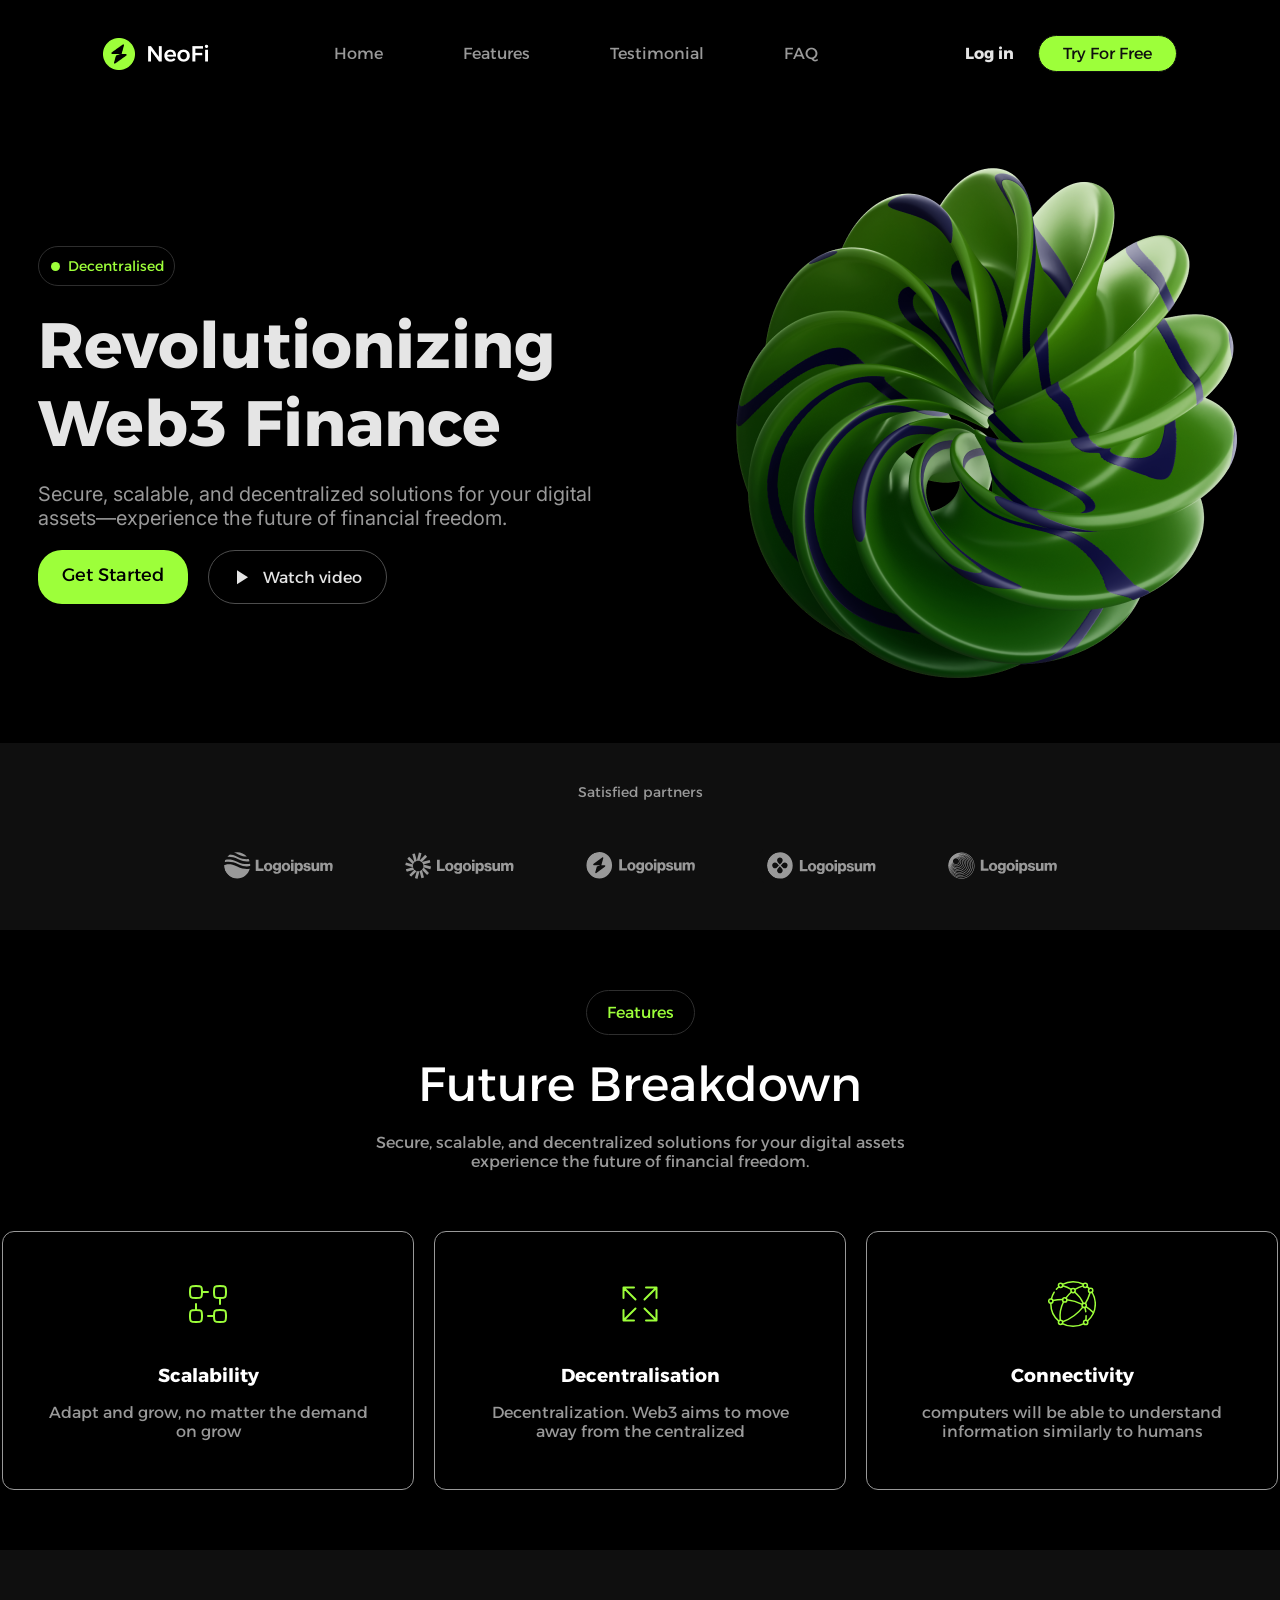
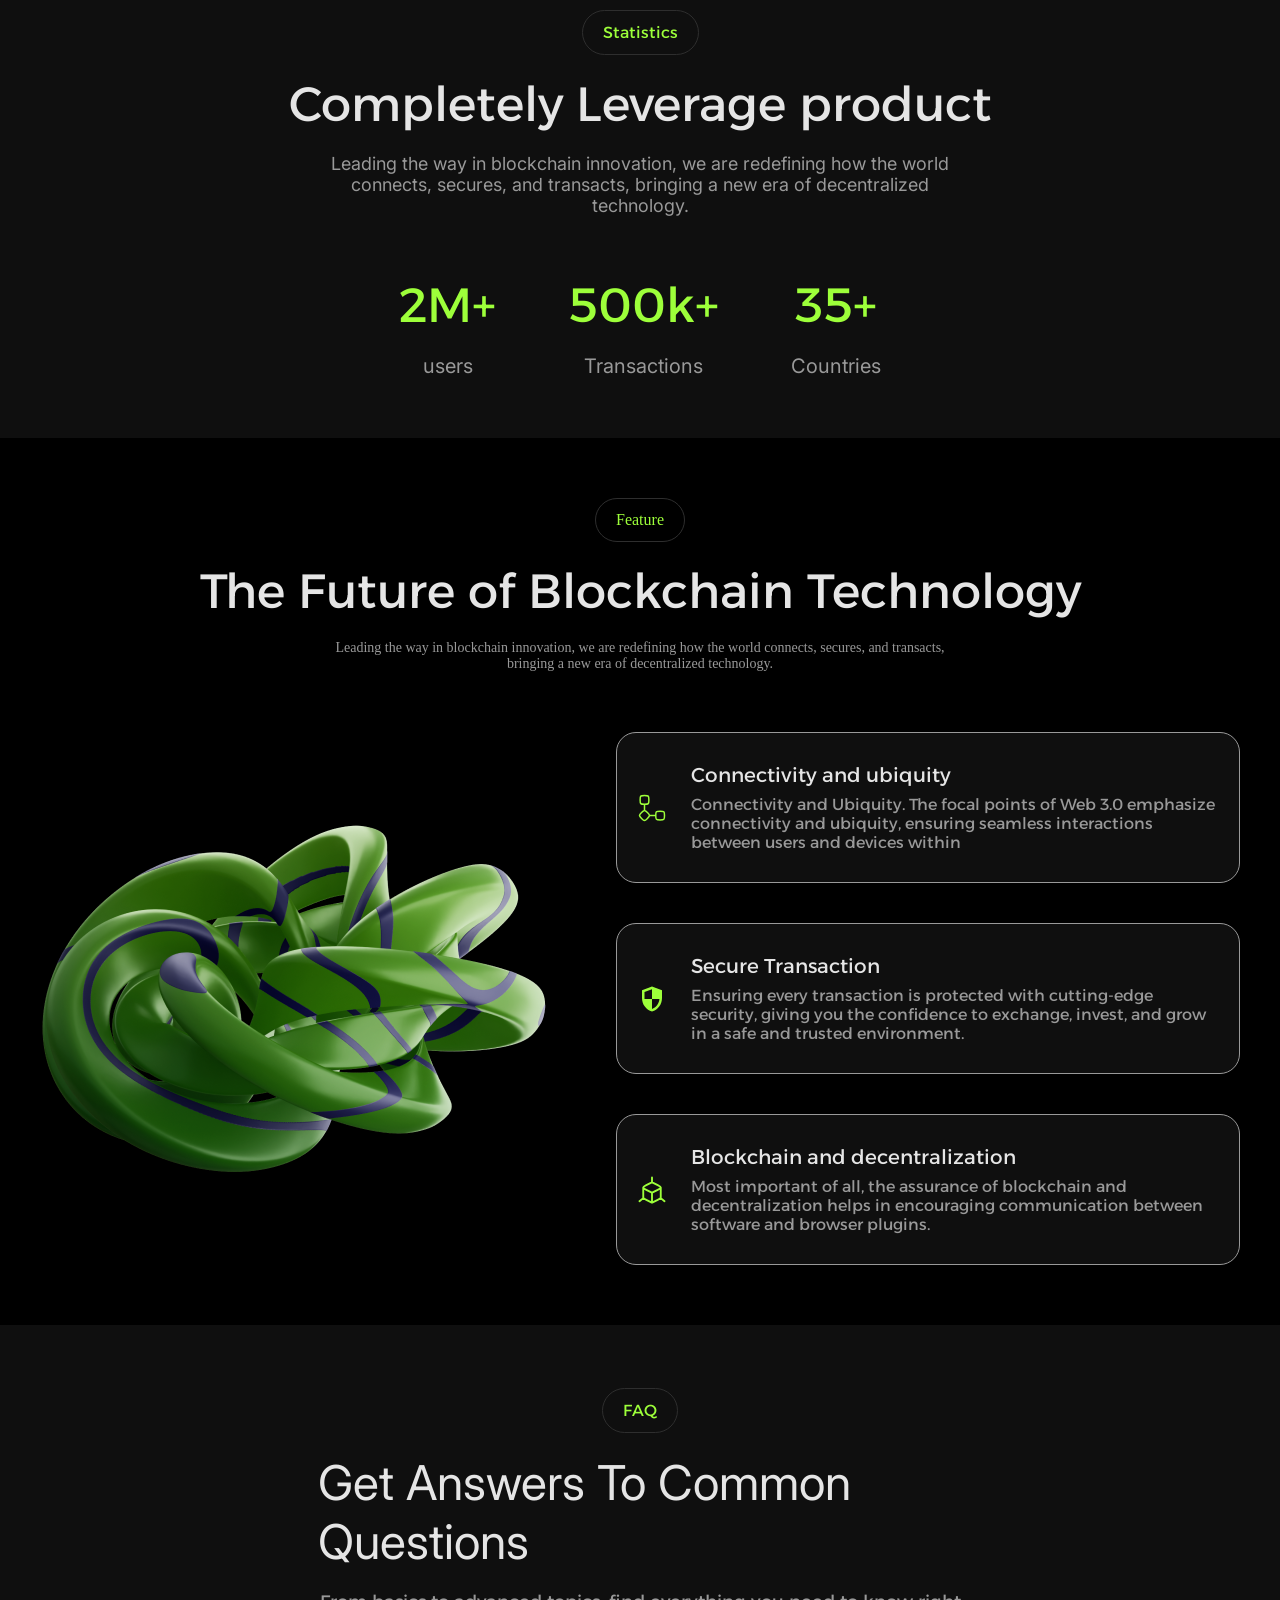
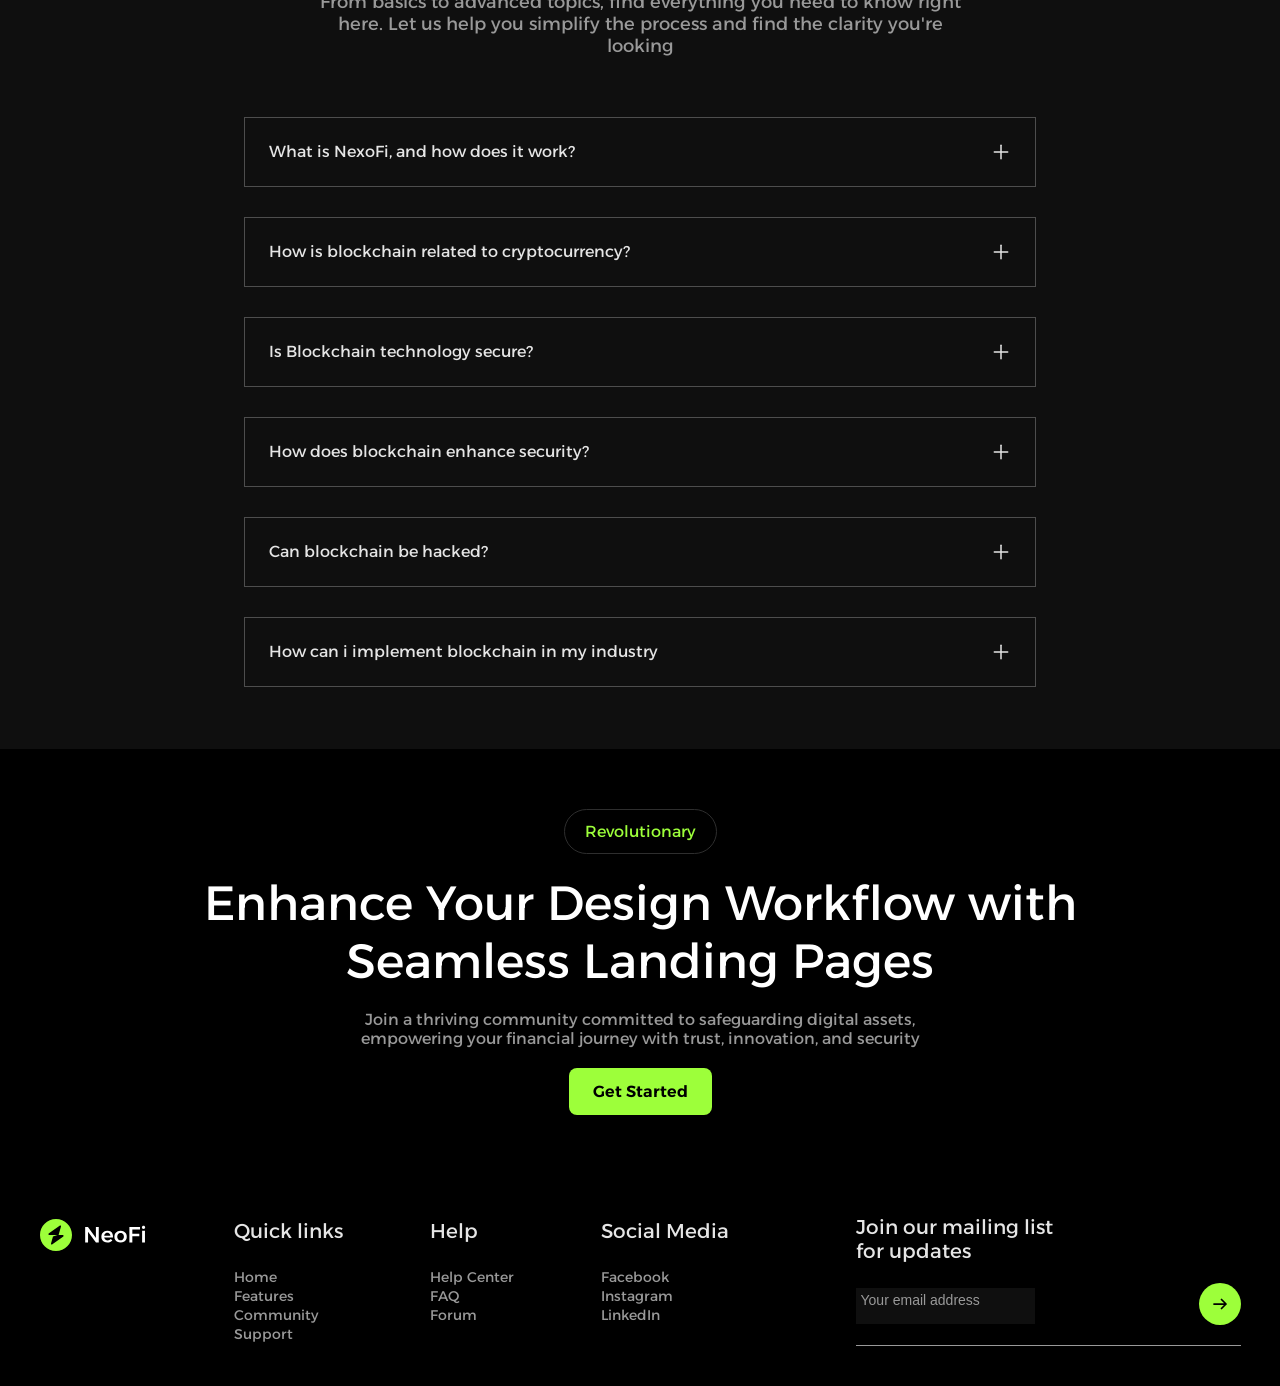
<file: index.html>
<!DOCTYPE html>
<html lang="pt-br">
<head>
    <meta charset="UTF-8">
    <meta name="viewport" content="width=device-width, initial-scale=1.0">
    <meta name="author" content="Guilherme da Silva, Andrea Bonfim, Deivid Neres, Yuri Baleeiro">
    <meta name="description" content="Discover NEOFi — the next generation of Web3 finance. Secure, scalable, and decentralized solutions designed to empower your digital assets and unlock true financial freedom.">
    <meta name="keyworks" content="NEOFi, Web3, DeFi, blockchain, crypto assets, decentralized finance, digital finance, secure crypto platform, scalable blockchain, financial freedom, Web3 ecosystem, decentralized solutions, smart finance, crypto innovation, blockchain finance">
    <title>NEO Web</title>
    <link rel="preconnect" href="https://fonts.googleapis.com">
    <link rel="preconnect" href="https://fonts.gstatic.com" crossorigin>
    <link href="https://fonts.googleapis.com/css2?family=Alexandria:wght@100..900&display=swap" rel="stylesheet">
    <link rel="preconnect" href="https://fonts.googleapis.com">
    <link rel="preconnect" href="https://fonts.gstatic.com" crossorigin>
    <link href="https://fonts.googleapis.com/css2?family=Inter:ital,opsz,wght@0,14..32,100..900;1,14..32,100..900&display=swap" rel="stylesheet">
    <link rel="stylesheet" href="./src/styles/style.css">

</head>
<body>

       <header>
        <img src="./src/assets/images/logo-header.png" alt="Logo">
        <nav class="navigation-header">
            <ul>
                <li><a href="">Home</a></li>
                <li><a href="">Features</a></li>
                <li><a href="">Testimonial</a></li>
                <li><a href="">FAQ</a></li>
            </ul>
        </nav>

            <div class="login-container">
                <a href="login" class="btn-login">Log in</a>
                <a href="try" class="btn-try">Try For Free</a>
            </div>

    </header>

    <!-- MAIN -->
    <main>
        <div class="main-content">

            <div class="icon-circle">
                <img src="./src/assets/images/Ellipse 30.svg" alt="Ponto de Destaque no texto">
                <span>Decentralised</span>
            </div>

            <h1>Revolutionizing Web3 Finance</h1>

            <p>Secure, scalable, and decentralized solutions for your digital assets—experience the future of financial
                freedom.</p>

            <nav class="container-cta">
                <a href="" class="btn-primary">Get Started</a>
                <div class="btn-player">
                    <img src="./src/assets/images/mdi_play.svg" alt="Player de video">
                    <a href="">Watch video</a>
                </div>
            </nav>

        </div>

        <div>
            <img src="./src/assets/images/Shape-2 2.svg" alt="ilustração de forma abstrata">
        </div>
    </main>

        <section class="section-brands">
        <h2>Satisfied partners</h2>
        <div class="partners-container">
            <img src="./src/assets/images/PartnersLogo01.svg" alt="Exemplo de Logo">
            <img src="./src/assets/images/PartnersLogo02.svg" alt="Exemplo de Logo">
            <img src="./src/assets/images/PartnersLogo03.svg" alt="Exemplo de Logo">
            <img src="./src/assets/images/PartnersLogo04.svg" alt="Exemplo de Logo">
            <img src="./src/assets/images/PartnersLogo05.svg" alt="Exemplo de Logo">
        </div>
    </section>

        <!-- SECTION-BREAKDOWN -->
    <section class="section-breakdown">
        <div class="breakdown-information">
            <span>Features</span>
            <h2>Future Breakdown</h2>
            <p>Secure, scalable, and decentralized solutions for your digital assets experience the future of financial
                freedom.</p>
        </div>
        <div class="container-breakdown">
            <div class="breakdown-icons">
                <img src="./src/assets/images/Icons.svg" alt="">
                <div class="breakdown-services">
                    <h3>Scalability</h3>
                    <p>Adapt and grow, no matter the demand on grow</p>
                </div>
            </div>
            <div class="breakdown-icons">
                <img src="./src/assets/images/Icons(1).svg" alt="">
                <div class="breakdown-services">
                    <h3>Decentralisation</h3>
                    <p>Decentralization. Web3 aims to move away from the centralized</p>
                </div>
            </div>
            <div class="breakdown-icons">
                <img src="./src/assets/images/Icons(2).svg" alt="">
                <div class="breakdown-services">
                    <h3>Connectivity</h3>
                    <p>computers will be able to understand information similarly to humans</p>
                </div>
            </div>
        </div>
    </section>

       <section class="section-Statistics">
        <div class="Statistics-information">
            <span>Statistics</span>
            <h2>Completely Leverage product</h2>
            <p>Leading the way in blockchain innovation, we are redefining how the world connects, secures, and
                transacts, bringing a new era of decentralized technology.</p>
        </div>

        <div class="container-Statistics">
            <div class="Statistics-details">
                <h3>2M+</h3>
                <p>users</p>
            </div>

            <div class="Statistics-details">
                <h3>500k+</h3>
                <p>Transactions</p>
            </div>

            <div class="Statistics-details">
                <h3>35+</h3>
                <p>Countries</p>
            </div>

        </div>

    </section>

    
    <section class="section-blockchain">
        <div class="blockchain-head">
            <span>Feature</span>
            <h2>The Future of Blockchain Technology</h2>
            <p>Leading the way in blockchain innovation, we are redefining how the world connects, secures, and transacts, bringing a new era of decentralized technology.</p>
        </div>

        <div class="blockchain-body">
            <img src="src/assets/images/Shape-1.svg" alt="Forma Abstrata">
            <div class="blockchain-card-container">
                <div class="blockchain-card">
                    <img src="src/assets/images/flow-connection.svg" alt="Icone de conexão">
                    <div>
                        <h3>Connectivity and ubiquity</h3>
                        <p>Connectivity and Ubiquity. The focal points of Web 3.0 emphasize connectivity and ubiquity, ensuring seamless interactions between users and devices within</p>
                    </div>
                </div>

                <div class="blockchain-card">
                    <img src="src/assets/images/symbols_security.svg" alt="Icone de Escudo">
                    <div>
                        <h3>Secure Transaction</h3>
                        <p>Ensuring every transaction is protected with cutting-edge security, giving you the confidence to exchange, invest, and grow in a safe and trusted environment.</p>
                    </div>
                </div>

                <div class="blockchain-card">
                    <img src="src/assets/images/blockchain-02-icon.svg" alt="Icone de blockchain">
                    <div>
                        <h3>Blockchain and decentralization</h3>
                        <p>Most important of all, the assurance of blockchain and decentralization helps in encouraging communication between software and browser plugins.</p>
                    </div>
                </div>
            </div>
        </div>
    </section>

    <!-- Sessão principal -->
        <section class="faq-section">
            <div class="faq-header">
                <span>FAQ</span> 
                <h2 class="faq-title">Get Answers To Common Questions</h2>
                <p class="faq-subtitle">From basics to advanced topics, find everything you need to know right here. Let us
                    help you simplify the process and find the clarity you're looking</p>
            </div>
            <!-- FAQ -->
            <div class="faq-container">
                <!-- Item 1 -->
                <div class="faq-item">
                    <span>What is NexoFi, and how does it work?</span>
                    <img src="./src/assets/images/Plus.svg" alt="Icon-more">
                </div>

                <!-- Item 2 -->
                <div class="faq-item">
                    <span>How is blockchain related to cryptocurrency?</span>
                    <img src="./src/assets/images/Plus.svg" alt="Icon-more">
                </div>

                <!-- Item 3 -->
                <div class="faq-item">
                    <span>Is Blockchain technology secure?</span>
                    <img src="./src/assets/images/Plus.svg" alt="Icon-more">
                </div>

                <!-- Item 4 -->
                <div class="faq-item">
                    <span>How does blockchain enhance security?</span>
                    <img src="./src/assets/images/Plus.svg" alt="Icon-more">
                </div>

                <!-- Item 5 -->
                <div class="faq-item">
                    <span>Can blockchain be hacked?</span>
                    <img src="./src/assets/images/Plus.svg" alt="Icon-more">
                </div>

                <!-- Item 6 -->
                <div class="faq-item">
                    <span>How can i implement blockchain in my industry</span>
                    <img src="./src/assets/images/Plus.svg" alt="Icon-more">
                </div>
            </div>
        </section>

   <!-- SECTION-SUBSCRIBE -->
     <div class="section-subscribe">
        <span>Revolutionary</span>
        <h2>Enhance Your Design Workflow with Seamless Landing Pages</h2>
        <p>Join a thriving community committed to safeguarding digital assets, empowering your financial journey with trust, innovation, and security</p>
        <a href="">Get Started</a>
     </div>


    <footer>
        <div class="footer-links-container">
            <img src="src/assets/images/Neofi-Logo.svg" alt="Neofi Logo">
            <div class="ft-links">
                <h2>Quick links</h2>
                <nav>
                    <ul>
                        <li><a href="#">Home</a></li>
                        <li><a href="#">Features</a></li>
                        <li><a href="#">Community</a></li>
                        <li><a href="#">Support</a></li>
                    </ul>
                </nav>
            </div>
            
            <div class="ft-links">
                <h2>Help</h2>
                <ul>
                    <li><a href="#">Help Center</a></li>
                    <li><a href="#">FAQ</a></li>
                    <li><a href="#">Forum</a></li>
                </ul>
            </div>

            <div class="ft-links">
                <h2>Social Media</h2>
                <ul>
                    <li><a href="#">Facebook</a></li>
                    <li><a href="#">Instagram</a></li>
                    <li><a href="#">LinkedIn</a></li>
                </ul>
            </div>
        </div>

        <div class="footer-form-container">
            <h2>Join our mailing list for updates</h2>
            <form>
                <input type="email" placeholder="Your email address">
                <a href=""><img src="src/assets/images/arrow-black-right.svg" alt="Seta para a Esquerda"></a>
            </form>
        </div>
    </footer>
</body>
</html>
</file>
<file: src/styles/style.css>
@import url("./global.css");

header{
    display: flex;
    justify-content: space-evenly;
    align-items: center;
    background-color: black;
    padding: 30px 0;
}

.navigation-header li a{
    color: var(--color-gray-1);
    font-size: 16px;
    font-weight: var(--font-weight-title-2);
    font-family: var(--font-family-primary);
    padding: 20px;
    list-style: none;
    transition: 0.3s;
}

.navigation-header a:hover {
    color: var(--color-green);
}

.navigation-header ul{
    display: flex;
    gap: 40px;
}

.navigation-header a{
    color: var(--color-white);
    text-decoration: none;
}

.login-container {
    display: inline-flex;
    align-items: center;
    justify-content: center;   
}

.btn-login {
    padding: 14px 24px;
    border-radius: 999px;
    font-weight: 700;   
    text-decoration: none; 
    color: var(--color-white);
    font-family: var(--font-family-primary);
    transition: 0.3s;
}

.btn-login:hover {
    color: var(--color-gray-1);
}

.btn-try {
    font-family: var(--font-family-primary);
    text-decoration: none;
    background-color: var(--color-green);
    color: var(--color-gray-4);
    border-radius: 40px;
    padding: 8px 24px;
    border: 1px solid var(--color-gray-4);
    transition: 0.3s;
}

.btn-try:hover {
    background-color: var(--color-gray-4);
    color: var(--color-green);
    border: 1px solid var(--color-green);
}

/* Main */
main{
    display: flex;
    justify-content: center;
    align-items: center;
    gap: 100px;
    background-color: #000;
    padding: 60px 0;
    font-family: var(--font-family-primary);
}

.main-content{
    display: flex;
    flex-direction: column;
    gap: 20px;
    
}

.main-content .icon-circle{
    display: flex;
    align-items: center;
    gap: 8px;
    color: var(--color-green);
    border: 1px solid var(--color-gray-3);
    border-radius: 24px;
    padding: 10px 12px;
    width: 137px;
}

.main-content .icon-circle span{
    font-size: var(--font-size-text-2);
    font-weight: var(--font-weight-text-2);
    width: 96px;
}

.main-content h1{
    color: var(--color-white);
    font-size: var(--font-size-title-1);
    font-weight: var(--font-weight-title-1);
    width: 521px;
}

.main-content p{
    font-family: var(--font-family-secondary);
    color: var(--color-gray-1);
    font-size: var(--font-size-subtitle);
    font-weight: var(--font-weight-subtitle);
    width: 593px;
}

.container-cta{
    display: flex;
    gap: 20px;
}

.container-cta a{
    text-decoration: none;
}

.container-cta .btn-primary{
    background-color: var(--color-green);
    color: #000;
    font-size: var(--font-size-buttom);
    font-weight: var(--font-weight-button);
    border-radius: 24px;
    padding: 14px 24px;
    transition: all 0.3s ease;
}

.container-cta .btn-primary:hover {
    transform: translateY(-3px);
    box-shadow: 0 10px 20px rgba(0, 255, 136, 0.25);
    background-color: #00d46a;
}

.container-cta .btn-player{
    display: flex;
    align-items: center;
    gap: 6px;
    border: 1.5px solid var(--color-gray-2);
    border-radius: 40px;
    padding: 14px 24px;
    transition: all 0.3s ease;
}

.container-cta .btn-player:hover {
    transform: translateY(-3px);
    border-color: var(--color-green);
}

.container-cta a{
    color: var(--color-white);
}

.section-brands {
    display: flex;
    align-items: center;
    justify-content: center;
    flex-direction: column;
    gap: 40px;
    padding: 40px 0;
    background-color: var(--color-gray-4);
}

.section-brands img {
    border-radius: 50px;
    padding: 10px;
    width: 131px;
    border: 1px solid var(--color-gray-4);
    transition: 0.2s;
}

.section-brands img:hover {
    transform: translateY(-3px);
    border: 1px solid var(--color-gray-1);
    box-shadow: 0 5px 2px var(--color-gray-1);
    transform: translateY(-5px);
}

.section-brands h2 {
    color: var(--color-gray-1);
    font-size: var(--font-size-text-2);
    font-weight: var(--font-weight-text-2);
    font-family: var(--font-family-primary);
}

.partners-container {
    display: flex;
    justify-content: center;
    align-items: center;
    gap: 50px;
}

/* Section-Breakdown */
.section-breakdown {
    display: flex;
    flex-direction: column;
    align-items: center;
    gap: 60px;
    padding: 60px 0;
    background-color: #000;
    color: #fff;
    font-family: var(--font-family-primary);
}

.breakdown-information {
    display: flex;
    flex-direction: column;
    align-items: center;
    gap: 20px;
}

.breakdown-information span {
    color: var(--color-green);
    border: 1px solid var(--color-gray-3);
    border-radius: 24px;
    padding: 12px 20px;
    transition: 0.3s;
}

.breakdown-information span:hover {
    transform: translateY(-3px);
    border: 1px solid var(--color-green);
    box-shadow: 0 3px 0 var(--color-green);
}

.breakdown-information h2 {
    font-size: var(--font-size-title-2);
    font-weight: var(--font-weight-title-2);
}

.breakdown-information p {
    color: var(--color-gray-1);
    width: 572px;
    text-align: center;
}

.container-breakdown {
    display: flex;
    gap: 20px;
}

.breakdown-icons {
    display: flex;
    gap: 36px;

    border: 1px solid var(--color-gray-1);
    border-radius: 12px;
    flex-direction: column;
    align-items: center;
    padding: 48px 36px;
    transition: all 0.3s ease;
    cursor: pointer;
}

.breakdown-icons:hover {
    border-color: var(--color-green);
    transform: translateY(-5px);
    box-shadow: 0 10px 30px rgba(0, 255, 0, 0.1);
    background: linear-gradient(135deg, rgba(0, 255, 0, 0.05), rgba(0, 0, 0, 0));
}

.breakdown-icons img {
    transition: transform 0.3s ease;
}

.breakdown-icons:hover img {
    transform: scale(1.1);

}

.breakdown-services {
    display: flex;
    flex-direction: column;
    gap: 16px;
    text-align: center;
}

.breakdown-services h3 {
    transition: color 0.3s ease;
}

.breakdown-icons:hover .breakdown-services h3 {
    color: var(--color-green);
}
.breakdown-services p {
    width: 338px;
    text-align: center;
    color: var(--color-gray-1);
    transition: color 0.3s ease;
}

.breakdown-icons:hover .breakdown-services p {
    color: #fff;
}

.breakdown-icons {
    border: 1px solid var(--color-gray-1);
    border-radius: 12px;
    display: flex;
    flex-direction: column;
    align-items: center;
    padding: 48px 36px;
}


/* Section-Statistics */
.section-Statistics {
    display: flex;
    flex-direction: column;
    justify-content: center;
    align-items: center;
    gap: 60px;
    padding: 60px 0;
    background-color: var(--color-gray-4);
    font-family: var(--font-family-primary);
    color: var(--color-white);
}

.Statistics-information{
    display: flex;
    flex-direction: column;
    align-items: center;
    gap: 20px;
    width: 704px;
}

.Statistics-information span {
    color: var(--color-green);
    border: 1px solid var(--color-gray-3);
    border-radius: 24px;
    padding: 12px 20px;
    transition: 0.3s;
}

.Statistics-information span:hover {
    transform: translateY(-3px);
    border: 1px solid var(--color-green);
    box-shadow: 0 3px 0 var(--color-green);
}

.Statistics-information h2{
    font-size: var(--font-size-title-2);
    font-weight: var(--font-weight-title-2);
}

.Statistics-information p{
    font-family: var(--font-family-secondary);
    font-size: var(--font-size-buttom);
    font-weight: var(--font-weight-subtitle);
    color: var(--color-gray-1);
    text-align: center;
    width: 644px;
}

.container-Statistics{
    display: flex;
    gap: 72px;
}

.container-Statistics .Statistics-details{
    display: flex;
    flex-direction: column;
    align-items: center;
    gap: 20px;
}

.Statistics-details h3{
    color: var(--color-green);
    font-size: var(--font-size-title-2);
    font-weight: var(--font-weight-title-2);
}

.Statistics-details p{
    color: var(--color-gray-1);
    font-family: var(--font-family-secondary);
    font-size: var(--font-size-subtitle);
    font-weight: var(--font-weight-subtitle);
}


.section-blockchain {
    display: flex;
    align-items: center;
    justify-content: center;
    flex-direction: column;
    gap: 60px;
    padding: 60px 0;
    background-color: #000000;
}

.blockchain-head {
    display: flex;
    align-items: center;
    justify-content: center;
    flex-direction: column;
    gap: 20px;
}

.blockchain-head span {
    color: var(--color-green);
    border: 1px solid var(--color-gray-3);
    border-radius: 24px;
    padding: 12px 20px;
    transition: 0.3s;
}

.blockchain-head span:hover {
    transform: translateY(-3px);
    border: 1px solid var(--color-green);
    box-shadow: 0 3px 0 var(--color-green);
}

.blockchain-head h2 {
    color: var(--color-white);
    font-family: var(--font-family-primary);
    font-size: var(--font-size-title-2);
    font-weight: var(--font-weight-title-2);
}

.blockchain-head p {
    color: var(--color-gray-1);
    font-size: var(--font-size-text-2);
    font-weight: var(--font-weight-text-2);
    width: 644px;
    text-align: center;
}

.blockchain-body {
    display: flex;
    align-items: center;
    justify-content: center;
    gap: 70px;
}

.blockchain-card-container {
    display: flex;
    flex-direction: column;
    align-items: center;
    justify-content: center;
    gap: 40px;
}

.blockchain-card {
    display: flex;
    align-items: center;
    justify-content: center;
    width: 624px;
    gap: 24px;
    padding: 30px 20px;
    border-radius: 20px;
    border: 1px solid var(--color-gray-1);
    background-color: var(--color-gray-4);
    transition: 0.4s;
}

.blockchain-card:hover {
    transform: translateY(-5px);
    border: 1px solid var(--color-green);
    box-shadow: 0 5px 2px var(--color-green);
}

.blockchain-body img {
    transition: 0.3s;
}

.blockchain-body img:hover {
    transform: rotate(2deg)
}

.blockchain-card div {
    display: flex;
    flex-direction: column;
    gap: 8px;
}

.blockchain-card div h3 {
    color: var(--color-white);
    font-size: var(--font-size-subtitle);
    font-weight: var(--font-weight-subtitle);
    font-family: var(--font-family-primary);
}

.blockchain-card div p {
    color: var(--color-gray-1);
    font-size: var(--font-size-text-1);
    font-weight: var(--font-size-text-1);
    font-family: var(--font-family-primary);
}

.faq-section {
    display: flex;
    flex-direction: column;
    align-items: center;
    gap: 60px;
    padding: 62.5px 318px;
    background-color: var(--color-gray-4);
}

.faq-header{
    display: flex;
    flex-direction: column;
    align-items: center;
    gap: 20px;
}

.faq-header span {
    color: var(--color-green);
    border: 1px solid var(--color-gray-3);
    font-family: var(--font-family-primary);
    border-radius: 24px;
    padding: 12px 20px;
    transition: 0.3s;
}

.faq-header span:hover {
    transform: translateY(-3px);
    border: 1px solid var(--color-green);
    box-shadow: 0 3px 0 var(--color-green);
}
.faq-title {
    font-family: var(--font-family-secondary);
    font-size: var(--font-size-title-2);
    font-weight: var(--font-weight-title-2);
    color: var(--color-white);
    gap: 20px;
}

.faq-subtitle {
    font-size: 18px;
    font-family: var(--font-family-primary);
    font-weight: var(--font-weight-title-3);
    width: 644px;
    text-align: center;
    color: var(--color-gray-1);
    gap: 20px;
}

.faq-container {
    width: 792px;
    display: flex;
    flex-direction: column;
    gap: 30px;
}

.faq-item {
    display: flex;
    align-items: center;
    font-family: var(--font-family-primary);
    font-size: var(--font-size-text-1);
    font-weight: var(--font-weight-title-2);
    justify-content: space-between;
    padding: 24px;
    width: 100%;
    border: 1px solid var(--color-gray-2);
    background-color: var(--color-gray-4);
}

.faq-item span {
    font-size: 16px;
    color: var(--color-white);
}

.faq-more {
    background-color: var(--color-gray-4);
    color: var(--color-white);
}


.section-subscribe {
    display: flex;
    flex-direction: column;
    align-items: center;
    gap: 20px;
    padding: 60px 0;
    background-color: #000;
    font-family: var(--font-family-primary);
    color: #fff;
}

.section-subscribe span {
    color: var(--color-green);
    border: 1px solid var(--color-gray-3);
    border-radius: 24px;
    padding: 12px 20px;
    transition: 0.3s;
}

.section-subscribe span:hover {
    transform: translateY(-3px);
    border: 1px solid var(--color-green);
    box-shadow: 0 3px 0 var(--color-green);
}

.section-subscribe h2{
    width: 878px;
    font-size: var(--font-size-title-2);
    font-weight: var(--font-weight-title-2);
    text-align: center;
}

.section-subscribe p{
    color: var(--color-gray-1);
    width: 644px;
    text-align: center;
}

.section-subscribe a{
    background-color: var(--color-green);
    text-decoration: none;
    padding: 14px 24px;
    color: #000;
    border-radius: 8px;
    transition: all 0.3s ease;
    display: inline-block;
    font-weight: 600;
}

.section-subscribe a:hover{
    background-color: #00cc00;
    transform: translateY(-2px);
    box-shadow: 0 5px 20px rgba(0, 255, 0, 0.3);
}



footer {
    display: flex;
    align-items: center;
    justify-content: center;
    gap: 126px;
    padding: 40px 0;

    background-color: #000000;
}

.footer-links-container {
    display: flex;
    justify-content: space-between;
    align-items: start;
    width: 690px;
}

.ft-links {
    display: flex;
    flex-direction: column;
    gap: 24px;
    font-family: var(--font-family-primary);
}

.ft-links ul {
    list-style: none;
}

.ft-links h2 {
    color: var(--color-white);
    font-size: var(--font-size-subtitle);
    font-weight: var(--font-weight-subtitle);
}

.ft-links a {
    display: inline-block;
    font-size: var(--font-size-text-2);
    font-weight: var(--font-weight-text-2);
    color: var(--color-gray-1);
    text-decoration: none;
    transition: 0.3s;
}

.ft-links a:hover {
    color: var(--color-green);
    transform: translateX(5px); 
}

.footer-form-container {
    display: flex;
    flex-direction: column;
    gap: 20px;
    font-family: var(--font-family-primary);
    border-bottom: 1px solid var(--color-gray-1);
}

.footer-form-container h2 {
    color: var(--color-white);
    font-size: var(--font-size-subtitle);
    font-weight: var(--font-weight-subtitle);
    width: 198px;
    text-align: left;
}

.footer-form-container form {
    display: flex;
    align-items: center;
    justify-content: space-between;
    padding-bottom: 16px;
    width: 385px;
}

.footer-form-container input {
    background-color: var(--color-gray-4);
    color: var(--color-white);
    padding: 5px 5px 16px 5px;
}

.footer-form-container input:focus {
    border-radius: 5px;
    outline: none;
    border: 1px solid var(--color-green);
}

.footer-form-container a img {
    padding: 12px;
    background-color: var(--color-green);
    border-radius: 50px;
    transition: 0.3s;
}

.footer-form-container img:hover {
    transform: translateX(5px);
    box-shadow: 0 0 10px 0 var(--color-white);
}

.footer-form-container input::placeholder{
    font-size: var(--font-size-text-2);
    color: var(--color-gray-1);
}
</file>
